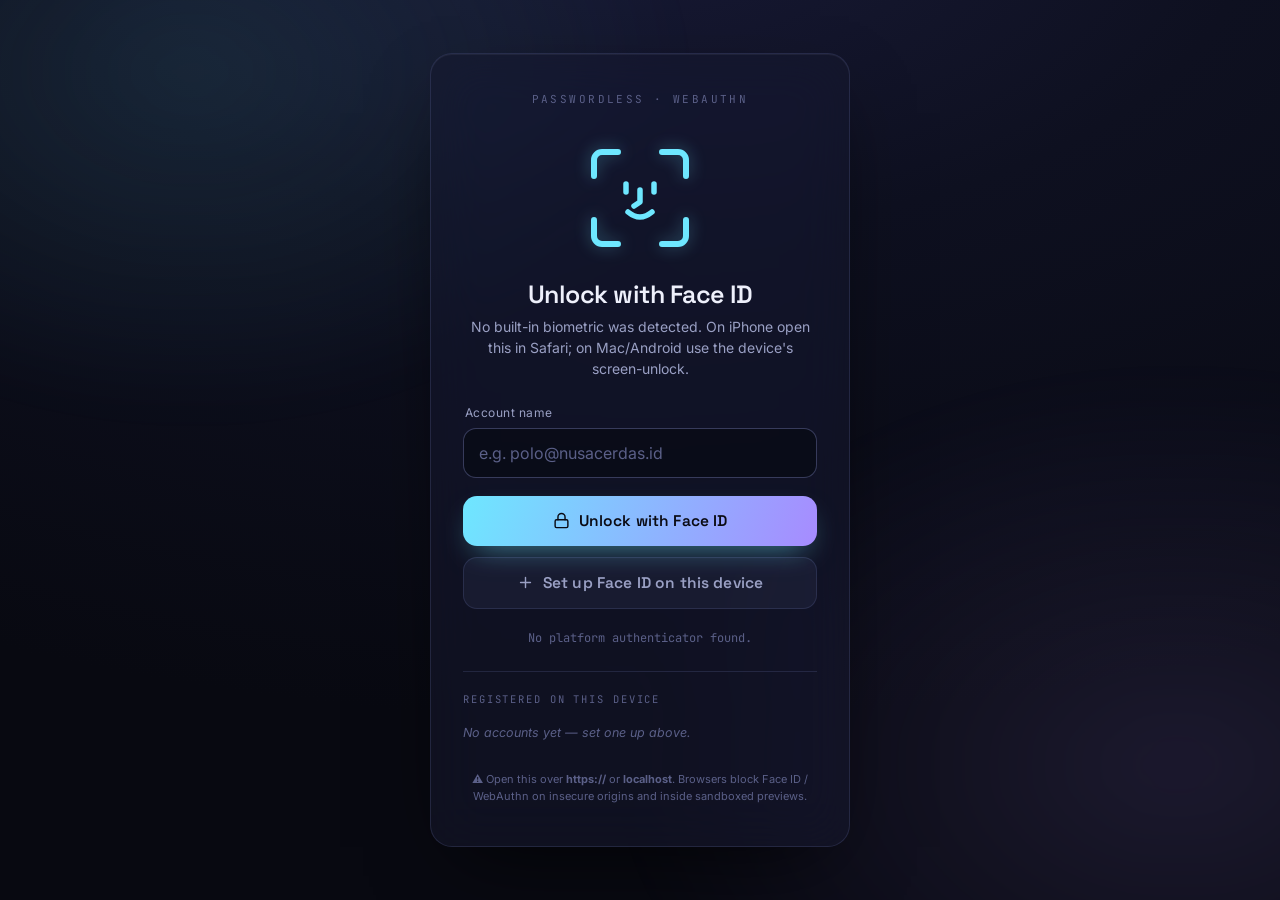
<file: faceid-login.html>
<!DOCTYPE html>
<html lang="en">
<head>
<meta charset="UTF-8" />
<meta name="viewport" content="width=device-width, initial-scale=1.0, viewport-fit=cover" />
<title>Unlock with Face ID</title>
<link rel="preconnect" href="https://fonts.googleapis.com" />
<link rel="preconnect" href="https://fonts.gstatic.com" crossorigin />
<link href="https://fonts.googleapis.com/css2?family=Space+Grotesk:wght@400;500;600;700&family=Inter:wght@400;450;500&family=JetBrains+Mono:wght@400;500&display=swap" rel="stylesheet" />
<style>
  :root {
    --bg-0: #080911;
    --bg-1: #0e1020;
    --card: rgba(22, 25, 44, 0.55);
    --stroke: rgba(140, 152, 220, 0.16);
    --stroke-strong: rgba(140, 152, 220, 0.34);
    --ink: #eef0fb;
    --ink-dim: #9aa0c4;
    --ink-faint: #5b6088;
    --sky: #6ee7ff;
    --violet: #a78bff;
    --mint: #5ef2c0;
    --coral: #ff6b8a;
    --r: 22px;
  }

  * { box-sizing: border-box; }

  html, body { height: 100%; }

  body {
    margin: 0;
    font-family: "Inter", system-ui, sans-serif;
    color: var(--ink);
    background:
      radial-gradient(120% 90% at 50% -10%, #181a36 0%, var(--bg-1) 40%, var(--bg-0) 100%);
    min-height: 100dvh;
    display: grid;
    place-items: center;
    padding: 24px;
    overflow-x: hidden;
  }

  /* ambient aurora */
  body::before {
    content: "";
    position: fixed;
    inset: -20%;
    background:
      radial-gradient(40% 40% at 25% 20%, rgba(110, 231, 255, 0.10), transparent 70%),
      radial-gradient(45% 45% at 80% 75%, rgba(167, 139, 255, 0.12), transparent 70%);
    filter: blur(20px);
    z-index: 0;
    animation: drift 22s ease-in-out infinite alternate;
  }
  @keyframes drift {
    from { transform: translate3d(-2%, -1%, 0) scale(1); }
    to   { transform: translate3d(3%, 2%, 0) scale(1.08); }
  }

  .card {
    position: relative;
    z-index: 1;
    width: min(420px, 100%);
    background: var(--card);
    border: 1px solid var(--stroke);
    border-radius: var(--r);
    padding: 38px 32px 30px;
    backdrop-filter: blur(26px) saturate(140%);
    -webkit-backdrop-filter: blur(26px) saturate(140%);
    box-shadow:
      0 1px 0 rgba(255,255,255,0.05) inset,
      0 30px 80px -30px rgba(0,0,0,0.8);
    text-align: center;
  }

  .eyebrow {
    font-family: "JetBrains Mono", monospace;
    font-size: 11px;
    letter-spacing: 0.22em;
    text-transform: uppercase;
    color: var(--ink-faint);
    margin: 0 0 26px;
  }

  /* ---------- Face ID signature glyph ---------- */
  .scanner {
    --c: var(--sky);
    width: 132px;
    height: 132px;
    margin: 0 auto 8px;
    position: relative;
  }
  .scanner svg { width: 100%; height: 100%; overflow: visible; }

  .bracket {
    stroke: var(--c);
    stroke-width: 6;
    stroke-linecap: round;
    fill: none;
    transition: stroke 0.4s ease;
    filter: drop-shadow(0 0 8px rgba(110, 231, 255, 0.35));
  }
  .face {
    stroke: var(--c);
    stroke-width: 5.5;
    stroke-linecap: round;
    stroke-linejoin: round;
    fill: none;
    transition: stroke 0.4s ease, opacity 0.3s ease;
  }
  .scanline {
    stroke: var(--c);
    stroke-width: 3;
    stroke-linecap: round;
    opacity: 0;
    filter: drop-shadow(0 0 6px var(--c));
  }
  .check {
    stroke: var(--mint);
    stroke-width: 7;
    stroke-linecap: round;
    stroke-linejoin: round;
    fill: none;
    stroke-dasharray: 60;
    stroke-dashoffset: 60;
    opacity: 0;
  }

  /* scanning state */
  .scanner.scanning .scanline { opacity: 1; animation: sweep 1.15s ease-in-out infinite; }
  .scanner.scanning .face { animation: facePulse 1.15s ease-in-out infinite; }
  @keyframes sweep {
    0%   { transform: translateY(-34px); opacity: 0; }
    20%  { opacity: 1; }
    80%  { opacity: 1; }
    100% { transform: translateY(34px); opacity: 0; }
  }
  @keyframes facePulse {
    0%, 100% { opacity: 0.55; }
    50% { opacity: 1; }
  }

  /* success state */
  .scanner.success { --c: var(--mint); }
  .scanner.success .face { opacity: 0; }
  .scanner.success .check {
    opacity: 1;
    animation: draw 0.5s ease forwards;
  }
  @keyframes draw { to { stroke-dashoffset: 0; } }

  /* error state */
  .scanner.error { --c: var(--coral); }
  .scanner.error { animation: shake 0.4s ease; }
  @keyframes shake {
    10%, 90% { transform: translateX(-2px); }
    20%, 80% { transform: translateX(4px); }
    30%, 50%, 70% { transform: translateX(-7px); }
    40%, 60% { transform: translateX(7px); }
  }

  h1 {
    font-family: "Space Grotesk", sans-serif;
    font-weight: 600;
    font-size: 25px;
    letter-spacing: -0.02em;
    margin: 14px 0 6px;
  }
  .sub {
    color: var(--ink-dim);
    font-size: 14px;
    line-height: 1.5;
    margin: 0 0 26px;
    min-height: 21px;
  }

  .field { text-align: left; margin-bottom: 18px; }
  .field label {
    display: block;
    font-size: 12px;
    letter-spacing: 0.04em;
    color: var(--ink-dim);
    margin: 0 0 8px 2px;
  }
  .field input {
    width: 100%;
    background: rgba(8, 9, 18, 0.6);
    border: 1px solid var(--stroke-strong);
    border-radius: 13px;
    color: var(--ink);
    font-family: "Inter", sans-serif;
    font-size: 16px;
    padding: 14px 15px;
    transition: border-color 0.2s, box-shadow 0.2s;
  }
  .field input::placeholder { color: var(--ink-faint); }
  .field input:focus-visible {
    outline: none;
    border-color: var(--sky);
    box-shadow: 0 0 0 3px rgba(110, 231, 255, 0.18);
  }

  .btn {
    width: 100%;
    border: none;
    border-radius: 14px;
    padding: 15px;
    font-family: "Space Grotesk", sans-serif;
    font-size: 15.5px;
    font-weight: 600;
    letter-spacing: 0.01em;
    cursor: pointer;
    display: flex;
    align-items: center;
    justify-content: center;
    gap: 9px;
    transition: transform 0.08s ease, filter 0.2s ease, opacity 0.2s;
  }
  .btn:active { transform: scale(0.985); }
  .btn:focus-visible { outline: 2px solid var(--sky); outline-offset: 3px; }
  .btn[disabled] { opacity: 0.45; cursor: not-allowed; }

  .btn-primary {
    color: #0a0b14;
    background: linear-gradient(110deg, var(--sky), var(--violet));
    box-shadow: 0 12px 30px -12px rgba(110, 231, 255, 0.6);
    margin-bottom: 11px;
  }
  .btn-primary:hover:not([disabled]) { filter: brightness(1.06); }

  .btn-ghost {
    color: var(--ink-dim);
    background: rgba(140, 152, 220, 0.07);
    border: 1px solid var(--stroke);
  }
  .btn-ghost:hover:not([disabled]) { color: var(--ink); border-color: var(--stroke-strong); }

  .btn svg { width: 17px; height: 17px; }

  .status {
    font-family: "JetBrains Mono", monospace;
    font-size: 12px;
    line-height: 1.5;
    margin: 20px 0 0;
    min-height: 18px;
    color: var(--ink-faint);
    word-break: break-word;
  }
  .status.ok { color: var(--mint); }
  .status.bad { color: var(--coral); }

  .divider {
    height: 1px;
    background: var(--stroke);
    margin: 24px 0 20px;
  }

  .registered {
    font-size: 12.5px;
    color: var(--ink-dim);
    text-align: left;
  }
  .registered .head {
    font-family: "JetBrains Mono", monospace;
    font-size: 10.5px;
    letter-spacing: 0.18em;
    text-transform: uppercase;
    color: var(--ink-faint);
    margin-bottom: 10px;
  }
  .registered ul { list-style: none; margin: 0; padding: 0; }
  .registered li {
    display: flex;
    align-items: center;
    justify-content: space-between;
    padding: 9px 0;
    border-bottom: 1px solid var(--stroke);
  }
  .registered li:last-child { border-bottom: none; }
  .registered .who { display: flex; align-items: center; gap: 9px; }
  .registered .dot {
    width: 7px; height: 7px; border-radius: 50%;
    background: var(--mint); box-shadow: 0 0 8px var(--mint);
  }
  .registered .forget {
    background: none; border: none; cursor: pointer;
    color: var(--ink-faint); font-family: "JetBrains Mono", monospace;
    font-size: 11px; padding: 4px 6px; border-radius: 6px;
  }
  .registered .forget:hover { color: var(--coral); }
  .empty { color: var(--ink-faint); font-style: italic; }

  .foot {
    margin-top: 22px;
    font-size: 11px;
    color: var(--ink-faint);
    line-height: 1.55;
  }
  .foot a { color: var(--ink-dim); }

  @media (prefers-reduced-motion: reduce) {
    body::before { animation: none; }
    .scanner.scanning .scanline,
    .scanner.scanning .face,
    .scanner.error,
    .scanner.success .check { animation: none; }
    .scanner.scanning .scanline { opacity: 1; transform: translateY(0); }
    .scanner.success .check { stroke-dashoffset: 0; }
  }
</style>
</head>
<body>
  <main class="card" role="main">
    <p class="eyebrow">Passwordless · WebAuthn</p>

    <div class="scanner" id="scanner" aria-hidden="true">
      <svg viewBox="0 0 132 132">
        <!-- corner brackets -->
        <path class="bracket" d="M20 44 V28 a8 8 0 0 1 8 -8 H44" />
        <path class="bracket" d="M112 44 V28 a8 8 0 0 0 -8 -8 H88" />
        <path class="bracket" d="M20 88 V104 a8 8 0 0 0 8 8 H44" />
        <path class="bracket" d="M112 88 V104 a8 8 0 0 1 -8 8 H88" />
        <!-- face -->
        <g class="faceGroup">
          <path class="face" d="M52 52 v8" />
          <path class="face" d="M80 52 v8" />
          <path class="face" d="M66 58 v12 l-6 4" />
          <path class="face" d="M54 80 q12 10 24 0" />
        </g>
        <!-- success check -->
        <path class="check" d="M46 67 l13 14 l27 -30" />
        <!-- scan line -->
        <line class="scanline" x1="30" y1="66" x2="102" y2="66" />
      </svg>
    </div>

    <h1 id="title">Unlock with Face ID</h1>
    <p class="sub" id="sub">Authenticate with the same face or fingerprint that unlocks your device.</p>

    <div class="field">
      <label for="username">Account name</label>
      <input id="username" type="text" autocomplete="username" placeholder="e.g. polo@nusacerdas.id" />
    </div>

    <button class="btn btn-primary" id="loginBtn">
      <svg viewBox="0 0 24 24" fill="none" stroke="currentColor" stroke-width="2" stroke-linecap="round" stroke-linejoin="round"><path d="M7 11V7a5 5 0 0 1 10 0v4"/><rect x="3" y="11" width="18" height="11" rx="2"/></svg>
      Unlock with Face ID
    </button>
    <button class="btn btn-ghost" id="registerBtn">
      <svg viewBox="0 0 24 24" fill="none" stroke="currentColor" stroke-width="2" stroke-linecap="round" stroke-linejoin="round"><path d="M12 5v14M5 12h14"/></svg>
      Set up Face ID on this device
    </button>

    <p class="status" id="status" role="status" aria-live="polite"></p>

    <div class="divider"></div>

    <div class="registered">
      <div class="head">Registered on this device</div>
      <ul id="list"><li class="empty">No accounts yet — set one up above.</li></ul>
    </div>

    <p class="foot" id="foot"></p>
  </main>

<script>
(() => {
  "use strict";

  const STORE_KEY = "faceid_demo_credentials";
  const RP_NAME = "Face ID Demo";

  // --- elements
  const el = (id) => document.getElementById(id);
  const scanner = el("scanner");
  const statusEl = el("status");
  const listEl = el("list");
  const usernameEl = el("username");
  const loginBtn = el("loginBtn");
  const registerBtn = el("registerBtn");
  const subEl = el("sub");
  const footEl = el("foot");

  // --- base64url helpers (ArrayBuffer <-> string)
  const bufToB64url = (buf) => {
    const bytes = new Uint8Array(buf);
    let str = "";
    for (const b of bytes) str += String.fromCharCode(b);
    return btoa(str).replace(/\+/g, "-").replace(/\//g, "_").replace(/=+$/, "");
  };
  const b64urlToBuf = (s) => {
    s = s.replace(/-/g, "+").replace(/_/g, "/");
    while (s.length % 4) s += "=";
    const bin = atob(s);
    const bytes = new Uint8Array(bin.length);
    for (let i = 0; i < bin.length; i++) bytes[i] = bin.charCodeAt(i);
    return bytes.buffer;
  };
  const randomBuf = (n) => crypto.getRandomValues(new Uint8Array(n));

  // --- persistence (works on your own deployed domain)
  const load = () => {
    try { return JSON.parse(localStorage.getItem(STORE_KEY)) || {}; }
    catch { return {}; }
  };
  const save = (data) => localStorage.setItem(STORE_KEY, JSON.stringify(data));

  // --- scanner state machine
  let resetTimer;
  const setScan = (state) => {
    clearTimeout(resetTimer);
    scanner.className = "scanner" + (state ? " " + state : "");
    if (state === "success" || state === "error") {
      resetTimer = setTimeout(() => (scanner.className = "scanner"), 2600);
    }
  };

  const setStatus = (msg, kind = "") => {
    statusEl.textContent = msg;
    statusEl.className = "status" + (kind ? " " + kind : "");
  };

  const lockUI = (locked) => {
    loginBtn.disabled = locked;
    registerBtn.disabled = locked;
  };

  // --- render registered list
  const renderList = () => {
    const data = load();
    const names = Object.keys(data);
    if (!names.length) {
      listEl.innerHTML = '<li class="empty">No accounts yet — set one up above.</li>';
      return;
    }
    listEl.innerHTML = "";
    for (const name of names) {
      const li = document.createElement("li");
      const who = document.createElement("span");
      who.className = "who";
      who.innerHTML = '<span class="dot"></span>';
      who.append(document.createTextNode(name));
      const forget = document.createElement("button");
      forget.className = "forget";
      forget.textContent = "forget";
      forget.onclick = () => {
        const d = load();
        delete d[name];
        save(d);
        renderList();
        setStatus("Removed " + name + " from this device.");
      };
      li.append(who, forget);
      listEl.append(li);
    }
  };

  // --- REGISTER (navigator.credentials.create -> triggers Face ID enrollment)
  const register = async () => {
    const username = usernameEl.value.trim();
    if (!username) { usernameEl.focus(); setStatus("Enter an account name first.", "bad"); return; }
    const data = load();
    if (data[username]) { setStatus("That account is already set up here.", "bad"); return; }

    lockUI(true);
    setScan("scanning");
    setStatus("Waiting for Face ID…");

    try {
      const cred = await navigator.credentials.create({
        publicKey: {
          challenge: randomBuf(32),                 // server-issued in production
          rp: { name: RP_NAME, id: location.hostname },
          user: {
            id: randomBuf(16),
            name: username,
            displayName: username,
          },
          pubKeyCredParams: [
            { type: "public-key", alg: -7 },         // ES256
            { type: "public-key", alg: -257 },       // RS256
          ],
          authenticatorSelection: {
            authenticatorAttachment: "platform",     // built-in Face ID / Touch ID
            userVerification: "required",            // force biometric / passcode
            residentKey: "preferred",
          },
          timeout: 60000,
          attestation: "none",
        },
      });

      data[username] = {
        credentialId: bufToB64url(cred.rawId),
        created: new Date().toISOString(),
      };
      save(data);

      setScan("success");
      setStatus("Face ID set up for " + username + ".", "ok");
      renderList();
    } catch (err) {
      setScan("error");
      setStatus(friendlyError(err), "bad");
    } finally {
      lockUI(false);
    }
  };

  // --- LOGIN (navigator.credentials.get -> triggers Face ID prompt)
  const login = async () => {
    const username = usernameEl.value.trim();
    const data = load();

    let allow = [];
    if (username) {
      if (!data[username]) { setStatus("No Face ID set up for that account here.", "bad"); return; }
      allow = [{ id: b64urlToBuf(data[username].credentialId), type: "public-key", transports: ["internal"] }];
    } else {
      // no name typed: offer any credential registered on this device
      allow = Object.values(data).map((c) => ({
        id: b64urlToBuf(c.credentialId), type: "public-key", transports: ["internal"],
      }));
      if (!allow.length) { setStatus("Set up Face ID first, then unlock.", "bad"); return; }
    }

    lockUI(true);
    setScan("scanning");
    setStatus("Look at your device…");

    try {
      const assertion = await navigator.credentials.get({
        publicKey: {
          challenge: randomBuf(32),                  // server-issued + verified in production
          allowCredentials: allow,
          userVerification: "required",
          rpId: location.hostname,
          timeout: 60000,
        },
      });

      // Match the returned credential back to an account name
      const usedId = bufToB64url(assertion.rawId);
      const who = Object.keys(data).find((n) => data[n].credentialId === usedId) || username || "your account";

      setScan("success");
      setStatus("Unlocked — welcome back, " + who + ".", "ok");
    } catch (err) {
      setScan("error");
      setStatus(friendlyError(err), "bad");
    } finally {
      lockUI(false);
    }
  };

  const friendlyError = (err) => {
    const n = err && err.name;
    if (n === "NotAllowedError") return "Cancelled or timed out. Try again.";
    if (n === "InvalidStateError") return "This device is already enrolled for that account.";
    if (n === "SecurityError") return "Blocked: serve this over HTTPS on a real domain.";
    if (n === "NotSupportedError") return "This browser can't use a platform authenticator.";
    return (n ? n + ": " : "") + (err && err.message ? err.message : "Something went wrong.");
  };

  // --- capability detection
  const init = async () => {
    renderList();

    if (!window.PublicKeyCredential) {
      lockUI(true);
      subEl.textContent = "This browser doesn't support WebAuthn, so Face ID login isn't available.";
      setStatus("PublicKeyCredential unavailable.", "bad");
      return;
    }

    const insecure = location.protocol !== "https:" &&
      !["localhost", "127.0.0.1"].includes(location.hostname);
    if (insecure) {
      footEl.innerHTML = "⚠️ Open this over <b>https://</b> or <b>localhost</b>. Browsers block Face ID / WebAuthn on insecure origins and inside sandboxed previews.";
    }

    try {
      const ok = await PublicKeyCredential.isUserVerifyingPlatformAuthenticatorAvailable();
      if (!ok) {
        subEl.textContent = "No built-in biometric was detected. On iPhone open this in Safari; on Mac/Android use the device's screen-unlock.";
        setStatus("No platform authenticator found.", "");
      } else {
        setStatus("Ready. Built-in biometric detected.");
      }
    } catch { /* non-fatal */ }
  };

  loginBtn.addEventListener("click", login);
  registerBtn.addEventListener("click", register);
  usernameEl.addEventListener("keydown", (e) => { if (e.key === "Enter") login(); });

  init();
})();
</script>
</body>
</html>
</file>
